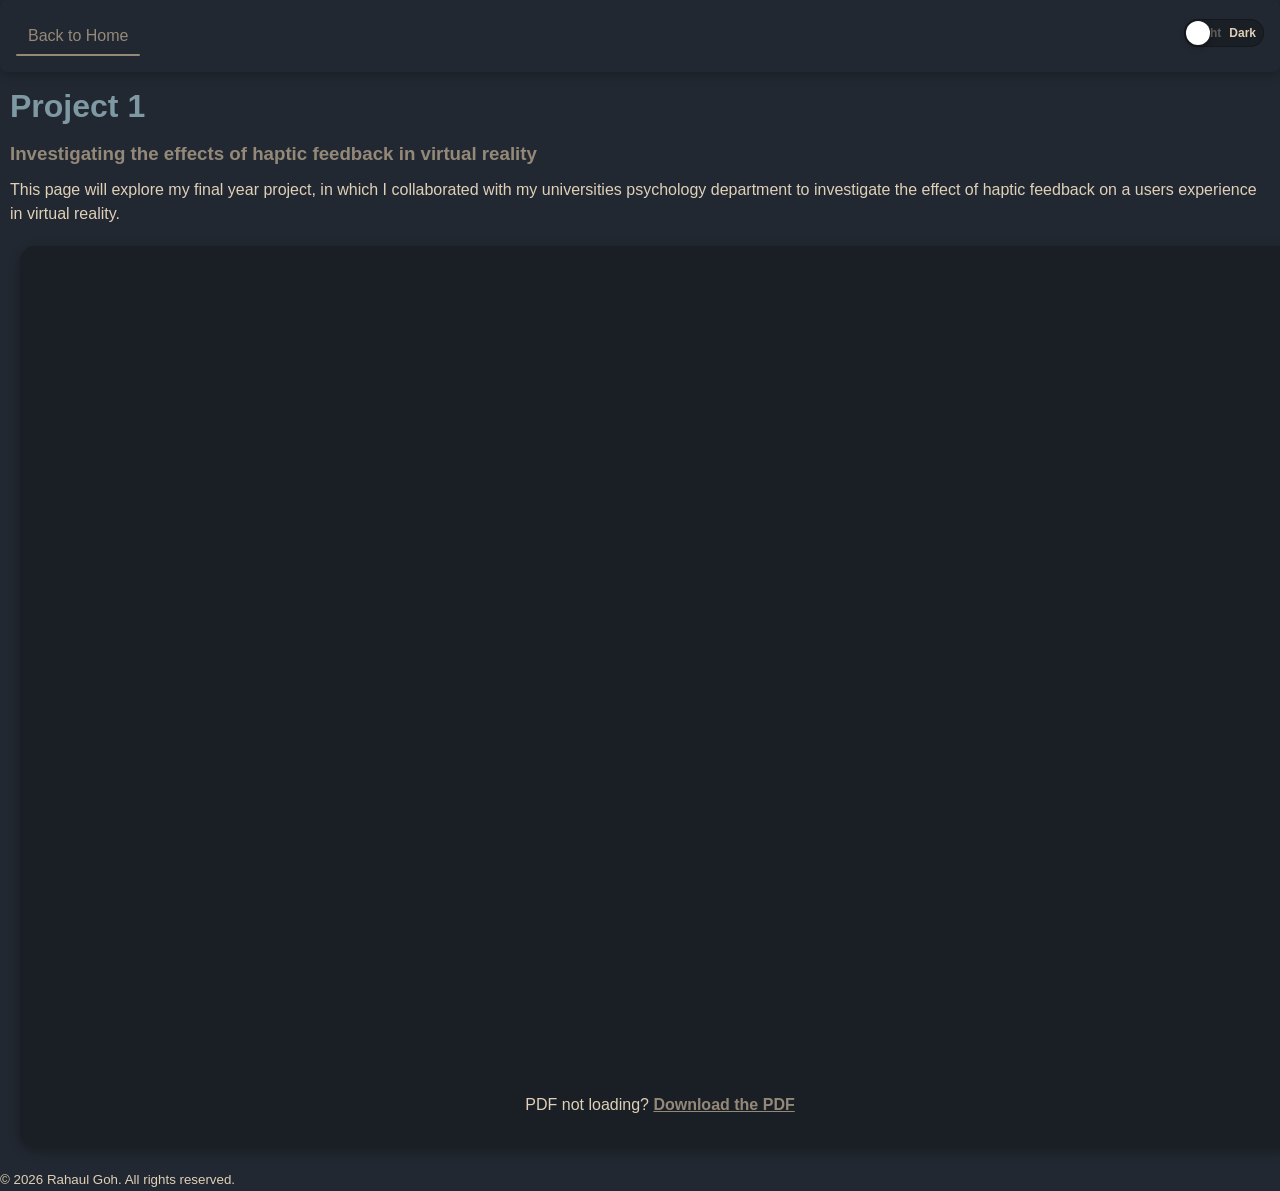
<file: projects/hapticvr.html>
<!DOCTYPE html>
<html lang="en">
  <head>
    <meta charset="UTF-8" />
    <meta name="viewport" content="width=device-width, initial-scale=1.0" />
    <title>Haptic VR Glove</title>
    <link rel="stylesheet" href="../styles.css" />
    <link rel="stylesheet" href="./hapticvr.css" />
  </head>
  <body>
    <header>
      <nav aria-label="Primary">
        <ul>
          <li><a href="../index.html">Back to Home</a></li>
          <li id="theme-switch">
            <button
              id="theme-toggle"
              class="switch"
              role="switch"
              aria-checked="false"
              aria-label="Toggle theme"
            >
              <span class="track" aria-hidden="true">
                <span class="icon sun">Light</span>
                <span class="icon moon">Dark</span>
                <span class="thumb"></span>
              </span>
              <span class="visually-hidden">Toggle theme</span>
            </button>
          </li>
        </ul>
        <span id="nav-indicator" aria-hidden="true"></span>
      </nav>
    </header>
    <main>
      <h1 class="project-title">Project 1</h1>
      <h3>Investigating the effects of haptic feedback in virtual reality</h3>
      <p>
        This page will explore my final year project, in which I collaborated
        with my universities psychology department to investigate the effect of
        haptic feedback on a users experience in virtual reality.
      </p>
      <div class="pdf-container">
        <!-- Google Docs PDF Viewer for better mobile compatibility -->
        <iframe
          src="https://docs.google.com/viewer?url=https://rahaulgoh.github.io/assets/Final_Year_Project.pdf&embedded=true"
          width="100%"
          height="800px"
          title="Final Year Project PDF"
          frameborder="0"
        ></iframe>
        <!-- Fallback download link -->
        <div class="pdf-fallback">
          <p>PDF not loading? <a href="../assets/Final_Year_Project.pdf" download>Download the PDF</a></p>
        </div>
      </div>
    </main>
    <script src="../scripts.js"></script>
  </body>
  <footer>
    <small
      >&copy; <span id="year"></span> Rahaul Goh. All rights reserved.</small
    >
    <script>
      document.getElementById("year").textContent = new Date().getFullYear();
    </script>
  </footer>
</html>
</file>
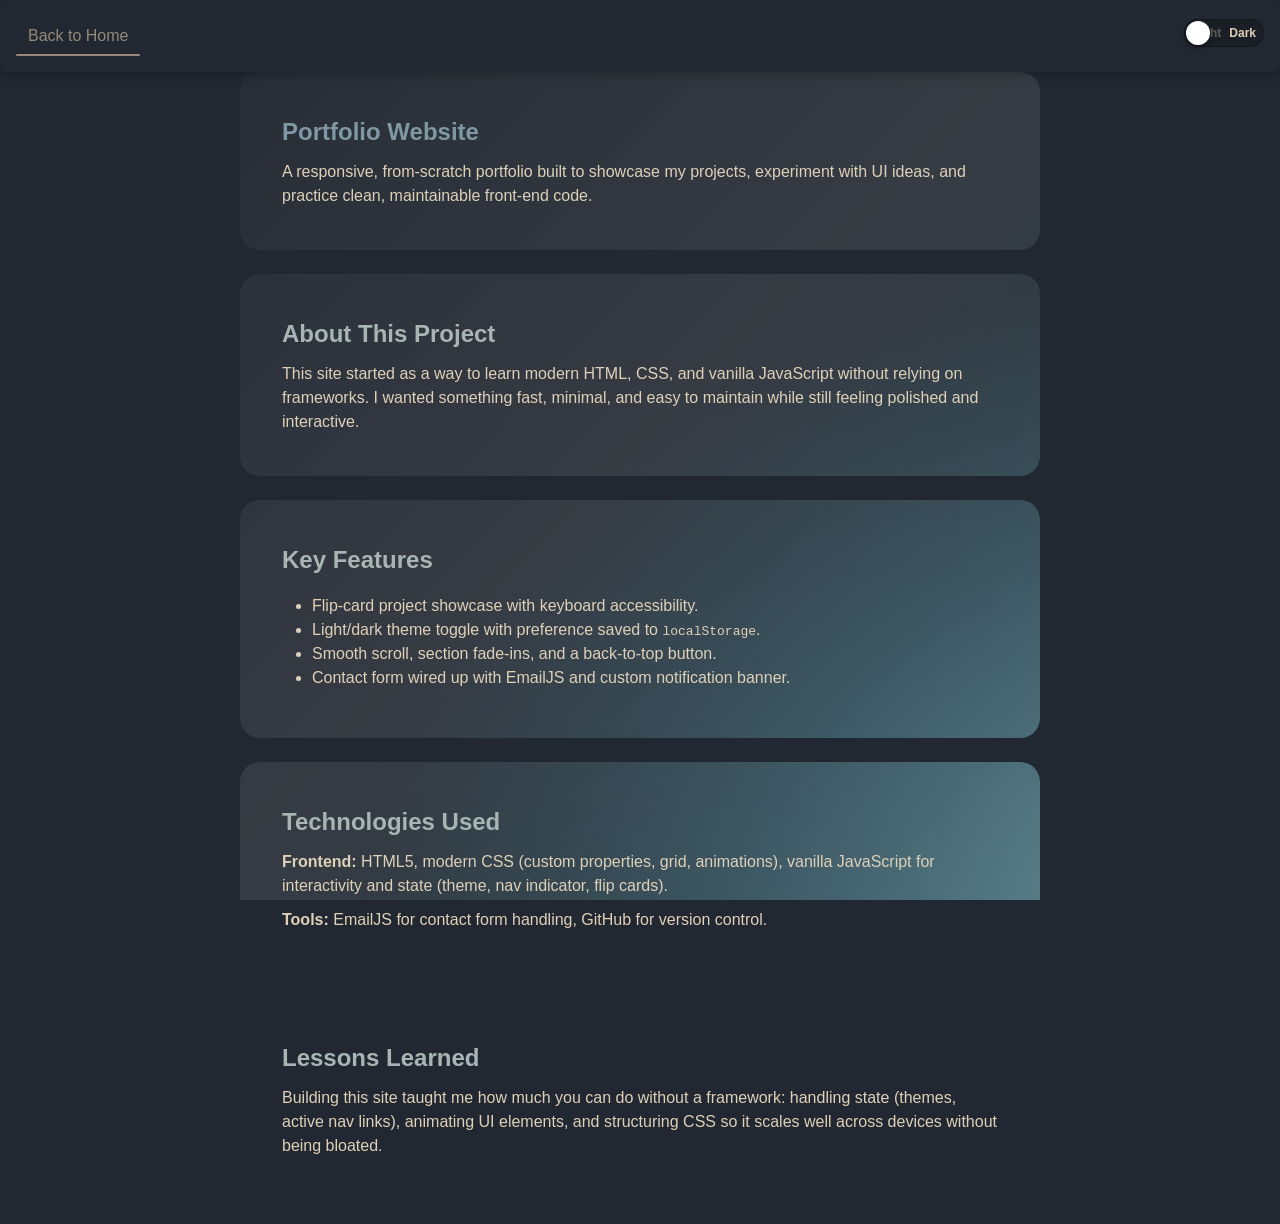
<file: projects/portfolio-website.html>
<!DOCTYPE html>
<html lang="en">
  <head>
    <meta charset="UTF-8" />
    <meta name="viewport" content="width=device-width, initial-scale=1.0" />
    <title>Portfolio Website</title>
    <link rel="stylesheet" href="../styles.css" />
    <link rel="stylesheet" href="./portfolio-website.css" />
  </head>
  <body>
    <header>
      <nav aria-label="Primary">
        <ul>
          <li><a href="../index.html">Back to Home</a></li>
          <li id="theme-switch">
            <button
              id="theme-toggle"
              class="switch"
              role="switch"
              aria-checked="false"
              aria-label="Toggle theme"
            >
              <span class="track" aria-hidden="true">
                <span class="icon sun">Light</span>
                <span class="icon moon">Dark</span>
                <span class="thumb"></span>
              </span>
              <span class="visually-hidden">Toggle theme</span>
            </button>
          </li>
        </ul>
        <span id="nav-indicator" aria-hidden="true"></span>
      </nav>
    </header>
    <main>
      <section class="project-intro">
        <h1>Portfolio Website</h1>
        <p>
          A responsive, from-scratch portfolio built to showcase my projects,
          experiment with UI ideas, and practice clean, maintainable front-end
          code.
        </p>
      </section>

      <section class="project-details">
        <h2>About This Project</h2>
        <p>
          This site started as a way to learn modern HTML, CSS, and vanilla
          JavaScript without relying on frameworks. I wanted something fast,
          minimal, and easy to maintain while still feeling polished and
          interactive.
        </p>
      </section>

      <section class="project-features">
        <h2>Key Features</h2>
        <ul>
          <li>Flip-card project showcase with keyboard accessibility.</li>
          <li>
            Light/dark theme toggle with preference saved to
            <code>localStorage</code>.
          </li>
          <li>Smooth scroll, section fade-ins, and a back-to-top button.</li>
          <li>
            Contact form wired up with EmailJS and custom notification banner.
          </li>
        </ul>
      </section>

      <section class="project-tech">
        <h2>Technologies Used</h2>
        <p>
          <strong>Frontend:</strong> HTML5, modern CSS (custom properties, grid,
          animations), vanilla JavaScript for interactivity and state (theme,
          nav indicator, flip cards).
        </p>
        <p>
          <strong>Tools:</strong> EmailJS for contact form handling, GitHub for
          version control.
        </p>
      </section>

      <section class="project-learnings">
        <h2>Lessons Learned</h2>
        <p>
          Building this site taught me how much you can do without a framework:
          handling state (themes, active nav links), animating UI elements, and
          structuring CSS so it scales well across devices without being
          bloated.
        </p>
      </section>
    </main>

    <script src="../scripts.js"></script>
  </body>
</html>
</file>
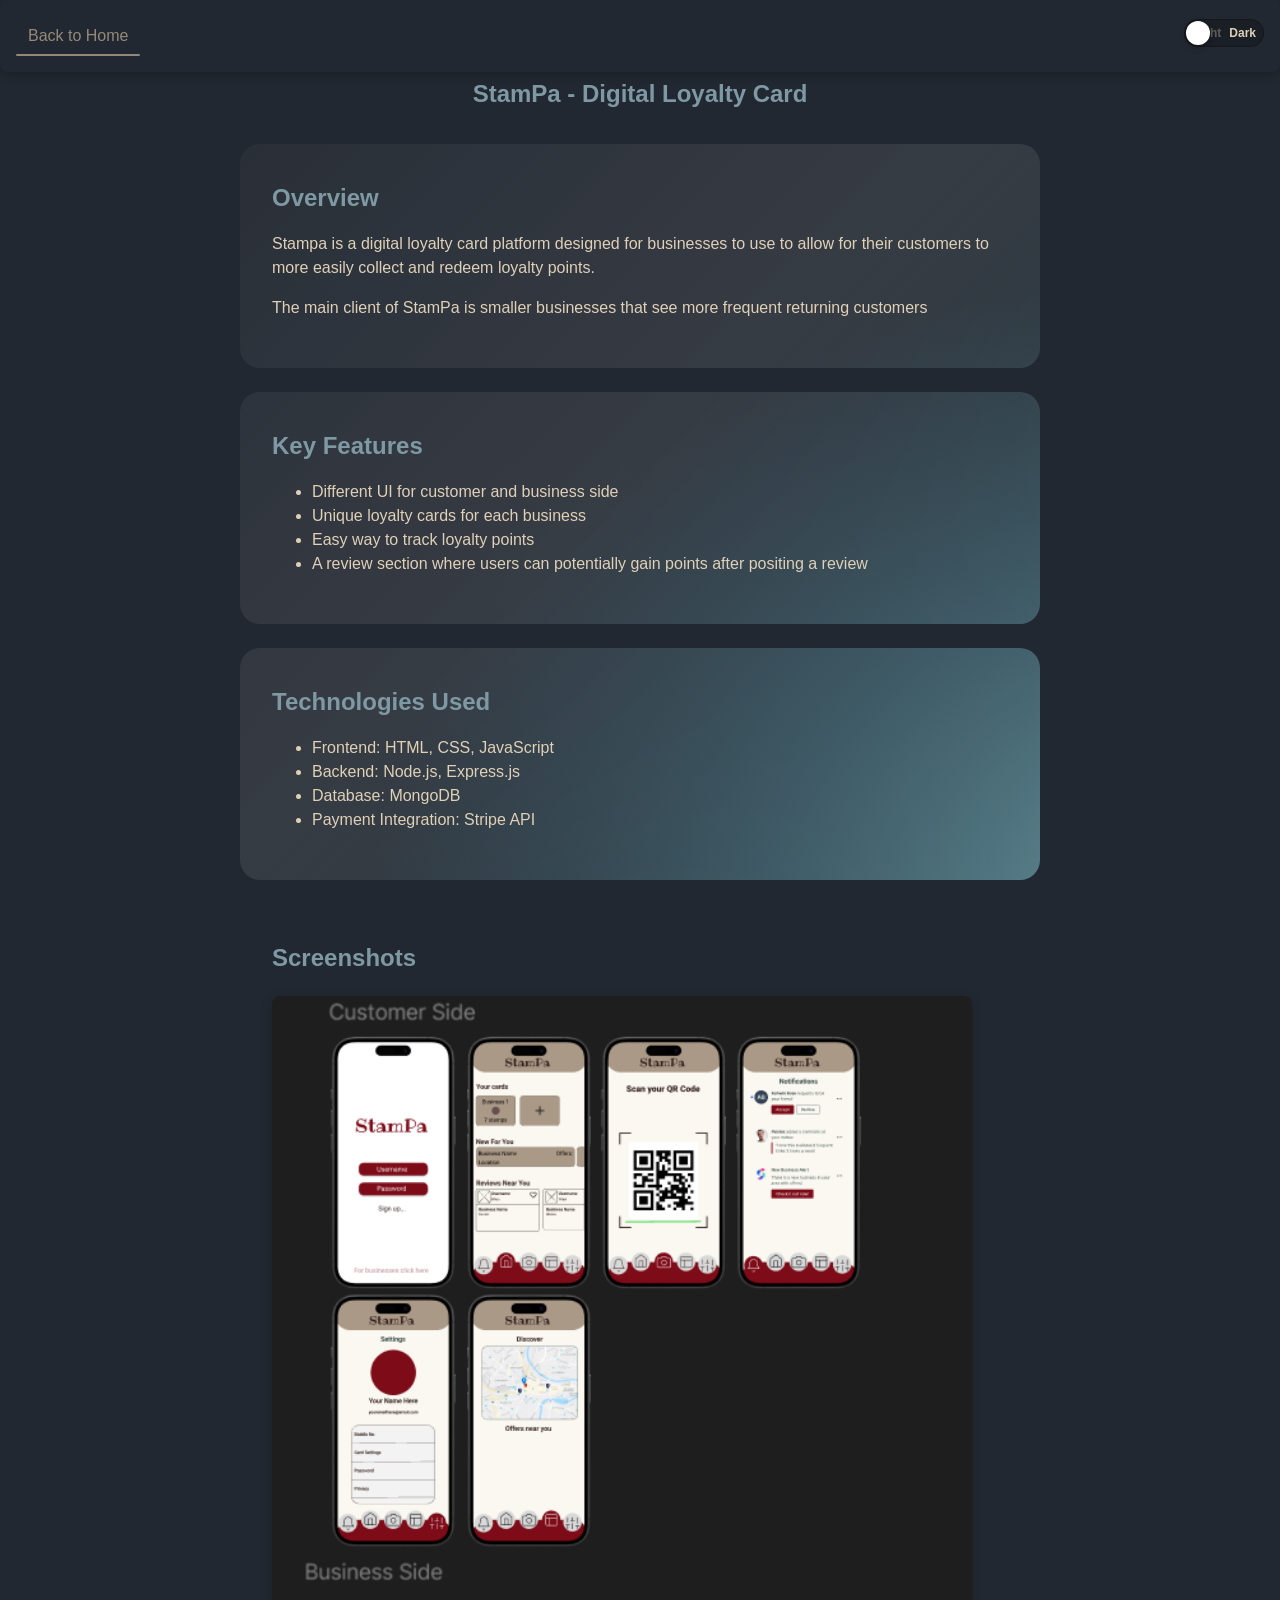
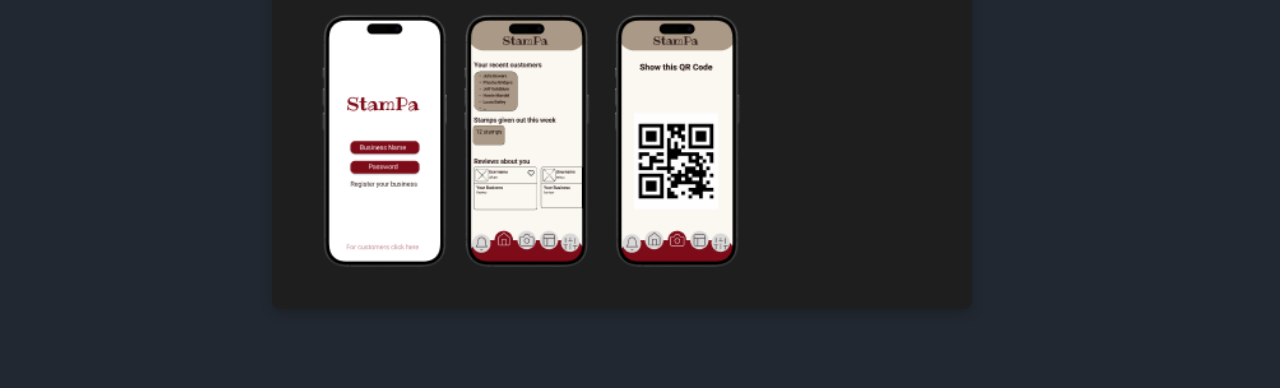
<file: projects/stampa.html>
<!DOCTYPE html>
<html lang="en">
  <head>
    <meta charset="UTF-8" />
    <meta name="viewport" content="width=device-width, initial-scale=1.0" />
    <title>StamPa Project</title>
    <link rel="stylesheet" href="../styles.css" />
    <link rel="stylesheet" href="./stampa.css" />
  </head>
  <body>
    <header>
      <nav aria-label="Primary">
        <ul>
          <li><a href="../index.html">Back to Home</a></li>
          <li id="theme-switch">
            <button
              id="theme-toggle"
              class="switch"
              role="switch"
              aria-checked="false"
              aria-label="Toggle theme"
            >
              <span class="track" aria-hidden="true">
                <span class="icon sun">Light</span>
                <span class="icon moon">Dark</span>
                <span class="thumb"></span>
              </span>
              <span class="visually-hidden">Toggle theme</span>
            </button>
          </li>
        </ul>
        <span id="nav-indicator" aria-hidden="true"></span>
      </nav>
    </header>
    <main>
      <article class="project-detail">
        <h1>StamPa - Digital Loyalty Card</h1>
        <section class="project-overview">
          <h2>Overview</h2>
          <p>
            Stampa is a digital loyalty card platform designed for businesses to use to
            allow for their customers to more easily collect and redeem loyalty points.
          </p>
          <p>
            The main client of StamPa is smaller businesses that see more frequent returning customers
          </p>
        </section>
        <section class="project-features">
          <h2>Key Features</h2>
          <ul>
            <li>Different UI for customer and business side</li>
            <li>Unique loyalty cards for each business</li>
            <li>Easy way to track loyalty points</li>
            <li>A review section where users can potentially gain points after positing a review</li>
          </ul>
        </section>
        <section class="project-technologies">
          <h2>Technologies Used</h2>
          <ul>
            <li>Frontend: HTML, CSS, JavaScript</li>
            <li>Backend: Node.js, Express.js</li>
            <li>Database: MongoDB</li>
            <li>Payment Integration: Stripe API</li>
          </ul>
        </section>
        <section class="project-images">
          <h2>Screenshots</h2>
          <img src="../assets/stampa-design-page.png" alt="Design Page" />
        </section>
      </article>
    </main>
    <script src="../scripts.js"></script>
  </body>
</html>
</file>
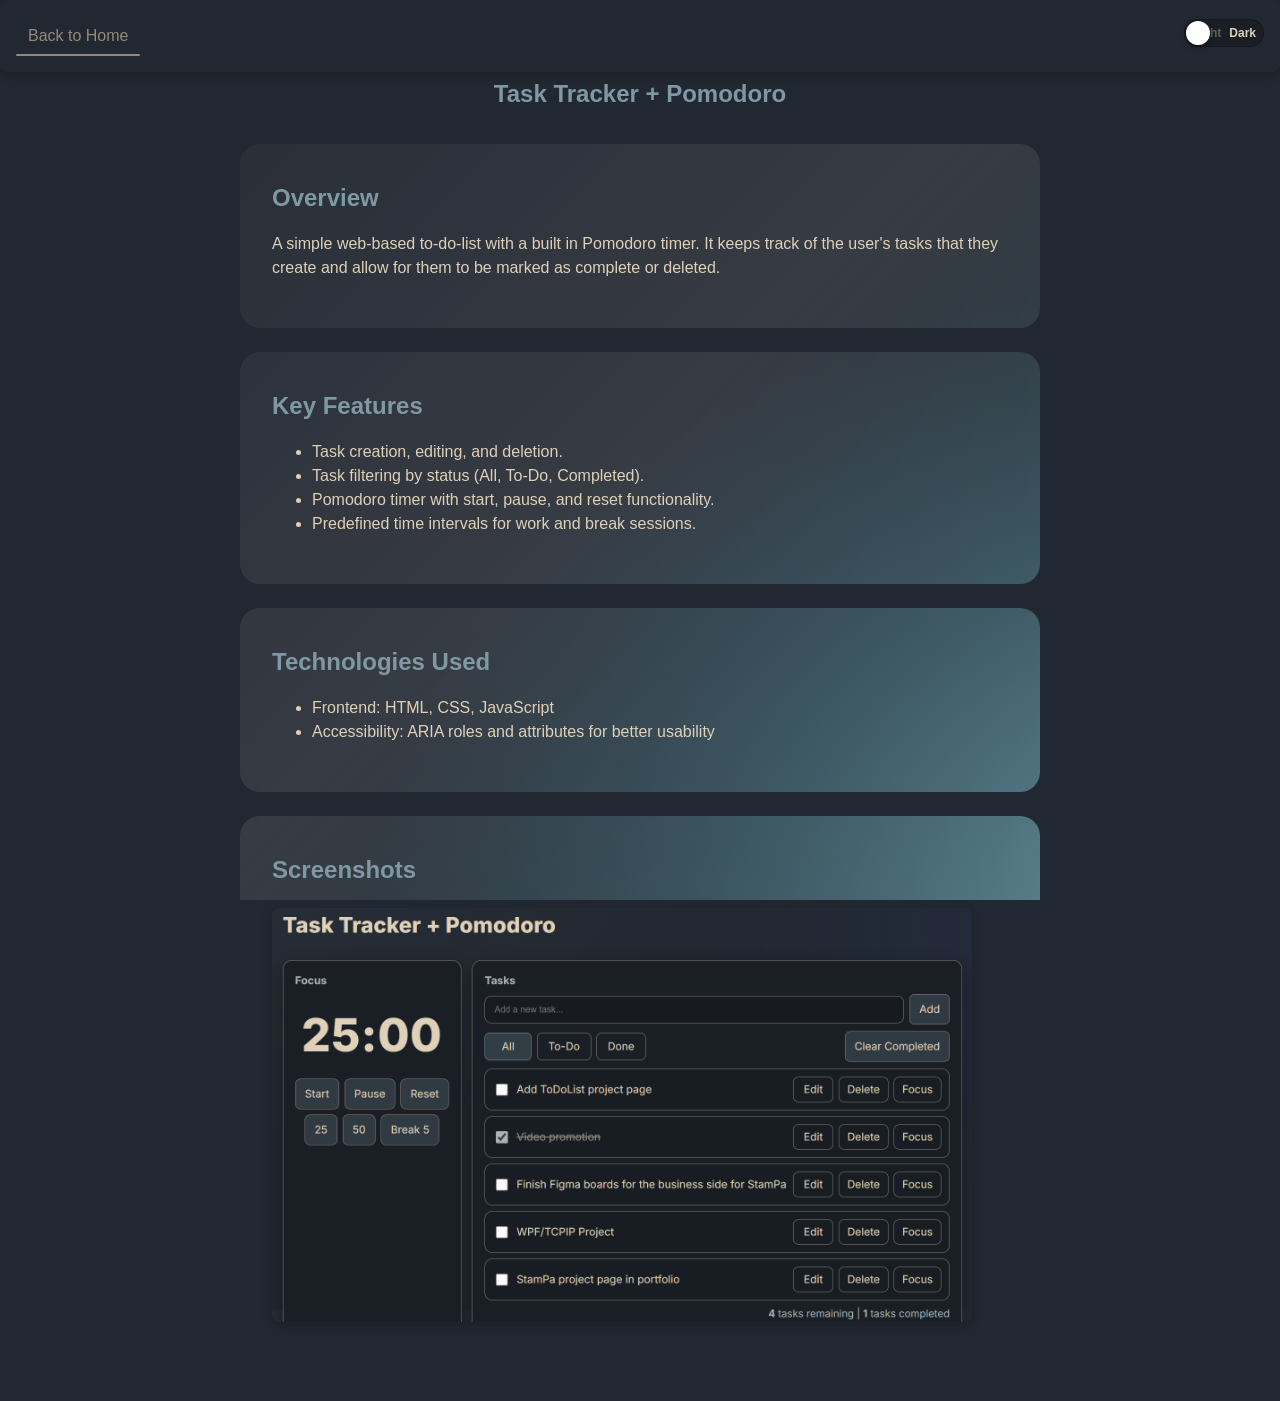
<file: projects/todolist.html>
<!DOCTYPE html>
<html lang="en">
  <head>
    <meta charset="UTF-8" />
    <meta name="viewport" content="width=device-width, initial-scale=1.0" />
    <title>To-Do List Project</title>
    <link rel="stylesheet" href="../styles.css" />
    <link rel="stylesheet" href="./todolist.css" />
  </head>
  <body>
    <header>
      <nav aria-label="Primary">
        <ul>
          <li><a href="../index.html">Back to Home</a></li>
          <li id="theme-switch">
            <button
              id="theme-toggle"
              class="switch"
              role="switch"
              aria-checked="false"
              aria-label="Toggle theme"
            >
              <span class="track" aria-hidden="true">
                <span class="icon sun">Light</span>
                <span class="icon moon">Dark</span>
                <span class="thumb"></span>
              </span>
              <span class="visually-hidden">Toggle theme</span>
            </button>
          </li>
        </ul>
        <span id="nav-indicator" aria-hidden="true"></span>
      </nav>
    </header>
    <main>
      <article class="project-detail">
        <h1>Task Tracker + Pomodoro</h1>
        <section class="project-overview">
          <h2>Overview</h2>
          <p>
          A simple web-based to-do-list with a built in Pomodoro timer. It keeps track of
          the user's tasks that they create and allow for them to be marked as complete or deleted.
          </p>
        </section>
        <section class="project-features">
          <h2>Key Features</h2>
          <ul>
            <li>Task creation, editing, and deletion.</li>
            <li>Task filtering by status (All, To-Do, Completed).</li>
            <li>Pomodoro timer with start, pause, and reset functionality.</li>
            <li>Predefined time intervals for work and break sessions.</li>
          </ul>
        </section>
        <section class="project-technologies">
          <h2>Technologies Used</h2>
          <ul>
            <li>Frontend: HTML, CSS, JavaScript</li>
            <li>Accessibility: ARIA roles and attributes for better usability</li>
          </ul>
        </section>
        <section class="project-images">
          <h2>Screenshots</h2>
          <img src="../assets/todolist-main.png" alt="Task Tracker + Pomodoro Main Interface" />
        </section>
      </article>
    </main>
    <script src="../scripts.js"></script>
  </body>
</html>
</file>
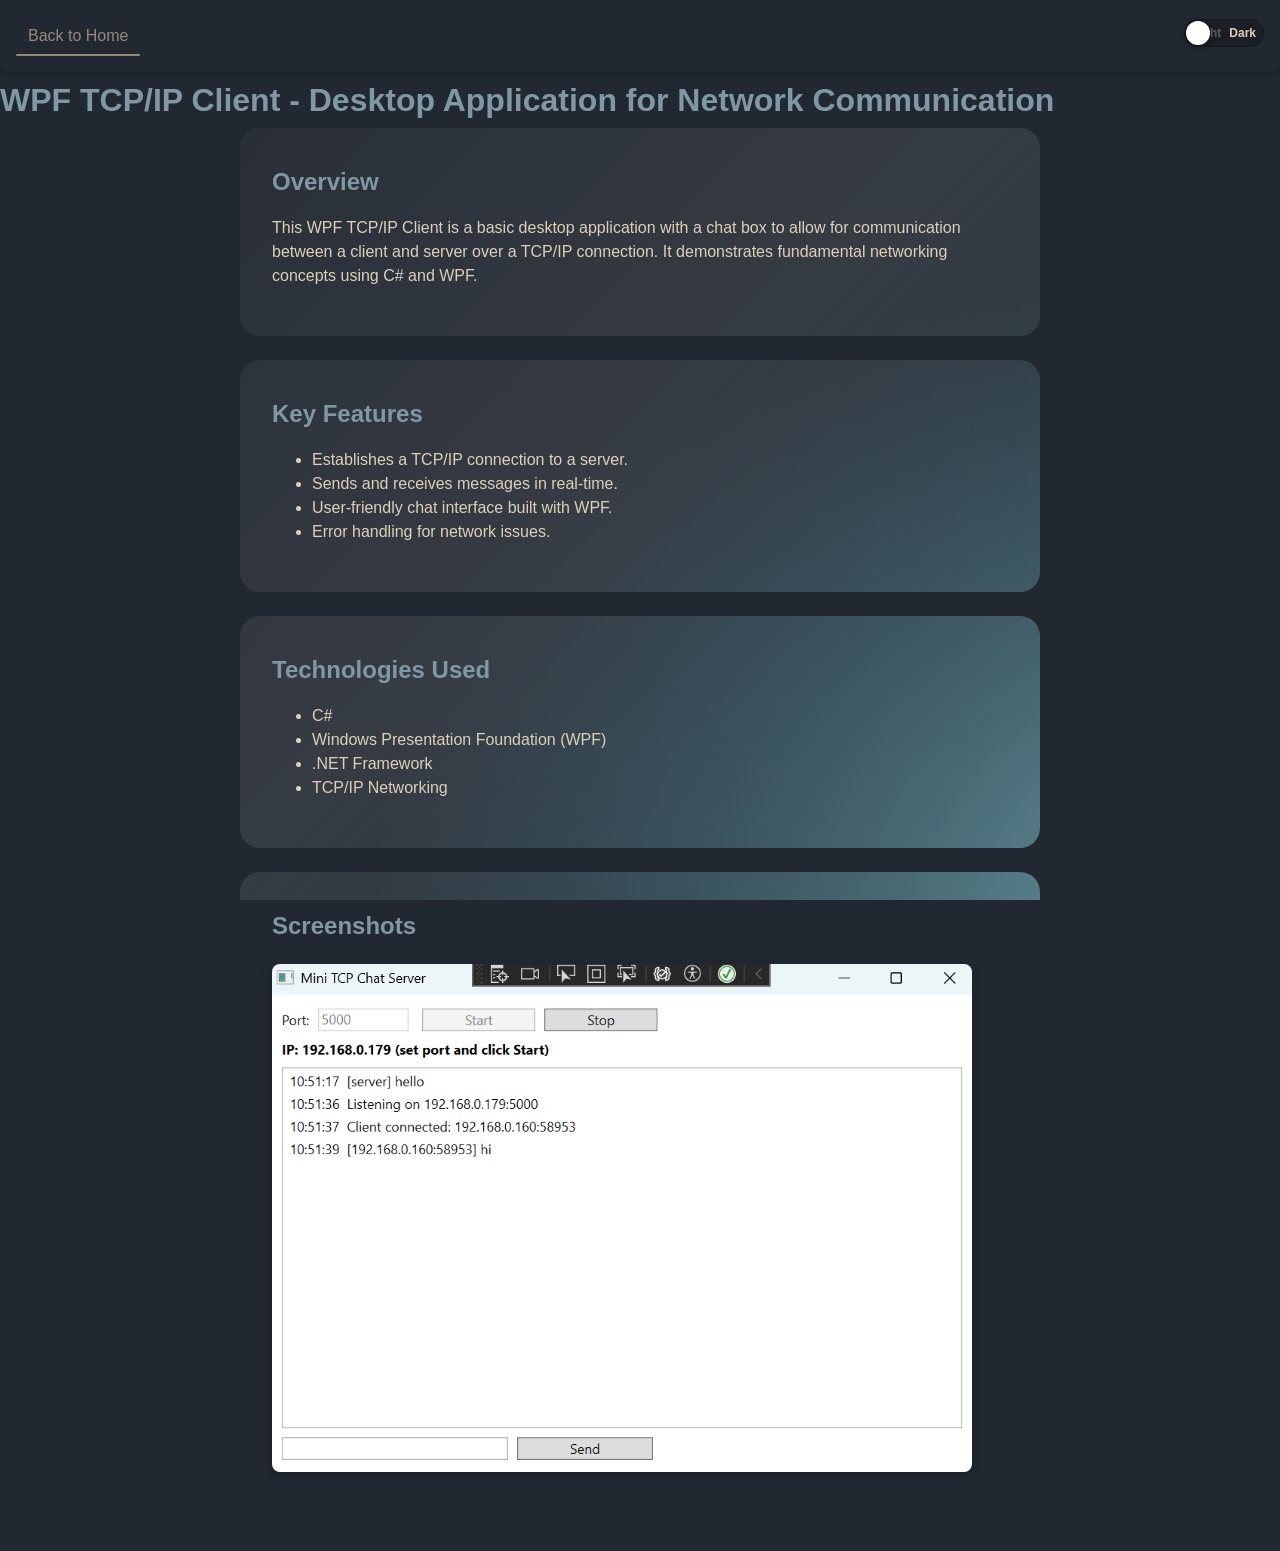
<file: projects/wpf-tcpip-client.html>
<!DOCTYPE html>
<html lang="en">
  <head>
    <meta charset="UTF-8" />
    <meta name="viewport" content="width=device-width, initial-scale=1.0" />
    <title>WPF TCP/IP Client</title>
    <link rel="stylesheet" href="../styles.css" />
    <link rel="stylesheet" href="./wpf-tcpip-client.css" />
  </head>
  <body>
    <header>
      <nav aria-label="Primary">
        <ul>
          <li><a href="../index.html">Back to Home</a></li>
          <li id="theme-switch">
            <button
              id="theme-toggle"
              class="switch"
              role="switch"
              aria-checked="false"
              aria-label="Toggle theme"
            >
              <span class="track" aria-hidden="true">
                <span class="icon sun">Light</span>
                <span class="icon moon">Dark</span>
                <span class="thumb"></span>
              </span>
              <span class="visually-hidden">Toggle theme</span>
            </button>
          </li>
        </ul>
        <span id="nav-indicator" aria-hidden="true"></span>
      </nav>
    </header>
    <main>
      <h1>
        WPF TCP/IP Client - Desktop Application for Network Communication
      </h1>
      <section class="project-overview">
        <h2>Overview</h2>
        <p>
          This WPF TCP/IP Client is a basic desktop application with a chat box to allow for communication between
          a client and server over a TCP/IP connection. It demonstrates fundamental networking concepts using C# and WPF.
        </p>
      </section>
      <section class="project-features">
        <h2>Key Features</h2>
        <ul>
          <li>Establishes a TCP/IP connection to a server.</li>
          <li>Sends and receives messages in real-time.</li>
          <li>User-friendly chat interface built with WPF.</li>
          <li>Error handling for network issues.</li>
        </ul>
      </section>
      <section class="project-technologies">
        <h2>Technologies Used</h2>
        <ul>
          <li>C#</li>
          <li>Windows Presentation Foundation (WPF)</li>
          <li>.NET Framework</li>
          <li>TCP/IP Networking</li>
        </ul>
      </section>
      <section class = "project-images">
        <h2>Screenshots</h2>
        <img src="../assets/wpf-tcpip-client-chat.png" alt="WPF TCP/IP Client Chat Interface" />
      </section>
    </main>
    <script src="../scripts.js"></script>
  </body>
</html>
</file>
<file: styles.css>
/* =========================================
   0) Reset & Quality-of-life
========================================= */
*,
*::before,
*::after {
  box-sizing: border-box;
}
html {
  scroll-behavior: smooth;
}

/* =========================================
   1) Theme Variables
      - Dark is default on :root
      - Light overrides via .light-mode on <html>
========================================= */
:root {
  --bg: #222831;
  --text: #dfd0b8;
  --primary: #948979;
  --secondary: #1a1f26;
  --highlight: #7e99a3;
  --hover-send: #cdb47c;
  --surface: rgba(34, 40, 49, 0.98);
  --project: #a8b5b2; /* Muted sage green */
  --card-border: rgba(168, 181, 178, 0.25);
}

.light-mode {
  --bg: #f9f7f4;
  --text: #1d546c;
  --primary: #497daa;
  --secondary: #ffffff;
  --highlight: #1a3d64;
  --hover-send: #4a6fa5;
  --surface: rgba(240, 237, 238, 0.98);
  --project: #6b7c7d; /* Muted blue-gray */
  --card-border: rgba(107, 124, 125, 0.2);
}

/* Light mode project card glow */
.light-mode .project-item {
  box-shadow: 0 4px 12px rgba(0, 0, 0, 0.1), 0 0 20px rgba(107, 124, 125, 0.08);
}

.light-mode .project-item:hover {
  box-shadow: 0 12px 24px rgba(0, 0, 0, 0.2), 0 0 40px rgba(107, 124, 125, 0.2),
    0 0 80px rgba(107, 124, 125, 0.1);
}

/* =========================================
   2) Base Typography & Elements
========================================= */
body {
  background-color: var(--bg);
  color: var(--text);
  font-family: "Inter", -apple-system, BlinkMacSystemFont, "Segoe UI", Roboto,
    sans-serif;
  margin: 0;
  line-height: 1.5;
}

h1,
h2,
h3 {
  color: var(--highlight);
  margin: 0.25rem 0;
}

a {
  color: var(--primary);
  text-decoration: none;
}
a:hover {
  text-decoration: underline;
}
a:focus-visible {
  outline: 2px dashed var(--highlight);
  outline-offset: 2px;
}

/* =========================================
   3) Layout: Header / Nav
========================================= */
header {
  position: sticky;
  top: 0;
  z-index: 1000;
  display: flex;
  align-items: center;
  justify-content: flex-start;
  padding: 1rem;
  background: var(--bg);
  border-radius: 8px;
  box-shadow: 0 2px 12px rgba(0, 0, 0, 0.25);
}

header nav {
  position: relative; /* for underline indicator */
  display: flex;
  align-items: center;
  width: 100%;
}

nav ul {
  flex: 1;
  display: flex;
  gap: 20px;
  justify-content: flex-start;
  list-style: none;
  margin: 0;
  padding: 0;
  flex-wrap: nowrap;
  width: 100%;
}

nav li {
  display: flex;
  align-items: center;
}

header nav a {
  display: inline-block;
  padding: 0.5rem 0.75rem;
  border-radius: 0.5rem;
  transition: transform 0.3s ease, color 0.3s ease, background-color 0.3s ease;
}
header nav a:hover,
header nav a:focus-visible {
  background: var(--primary);
  color: var(--bg);
  text-decoration: none; /* indicator handles the underline look */
  transform: scale(1.05);
}
header nav a.active {
  color: var(--highlight);
}

/* push theme switch to far right */
#theme-switch {
  margin-left: auto;
}

/* Nav underline indicator (JS positions this) */
#nav-indicator {
  position: absolute;
  left: 0;
  bottom: 0;
  height: 2px;
  width: 0;
  background: var(--primary);
  border-radius: 2px;
  transform: translateX(0);
  transition: transform 0.3s ease, width 0.3s ease, background-color 0.3s ease;
  pointer-events: none;
  z-index: 2;
}

/* =========================================
   4) Sections
========================================= */
section {
  max-width: 800px;
  margin: auto;
  padding: 2rem;
  background: var(--secondary);
  border-radius: 20px;
  transition: background-color 0.3s ease;
  scroll-margin-top: 80px;
  opacity: 0;
  transform: translateY(20px);
  transition: opacity 0.6s ease-out, transform 0.6s ease-out;
}
section + section {
  margin: 1.5rem auto;
}

section.visible {
  opacity: 1;
  transform: none;
}

/* =========================================
   5) Components
========================================= */
/* Contact form */
form {
  display: flex;
  flex-direction: column;
  gap: 0.75rem;
  margin-top: 1rem;
}
input,
textarea {
  font: inherit;
  padding: 0.6rem;
  border: 1px solid var(--primary);
  border-radius: 6px;
  background: var(--secondary); /* fixed: use var() */
  color: var(--text);
}
button[type="submit"] {
  background: var(--primary);
  color: var(--bg);
  border: none;
  border-radius: 6px;
  padding: 0.7rem 1rem;
  font-size: 1rem;
  cursor: pointer;
  transition: background 0.3s ease, transform 0.2s ease;
}
button[type="submit"]:hover {
  background: var(--hover-send);
  transform: scale(1.05);
}
/* Icons inside the submit button */
#sendBtn {
  position: relative;
  display: inline-flex;
  align-items: center;
  justify-content: center;
  gap: 0.5rem;
  min-width: 8.5rem; /* keeps width stable across states */
}

/* Hide icons by default */
#sendBtn .icon {
  width: 18px;
  height: 18px;
  display: none;
}

/* Spinner styles */
#sendBtn .spinner {
  display: none;
}
#sendBtn.is-sending .spinner {
  display: inline-block;
  animation: spin 1s linear infinite;
}
#sendBtn .spinner circle {
  stroke: var(--bg);
  opacity: 0.65;
  stroke-linecap: round;
}

/* Checkmark draw animation */
#sendBtn .check {
  display: none;
  stroke: var(--bg);
  stroke-dasharray: 40;
  stroke-dashoffset: 40;
}
#sendBtn.is-success .check {
  display: inline-block;
  animation: draw 600ms ease forwards;
}

/* Label visibility per state */
#sendBtn.is-sending .btn-label {
  opacity: 0.5;
}
#sendBtn.is-success .btn-label {
  opacity: 0;
}

/* Success color pulse */
#sendBtn.is-success {
  background: #2ecc71; /* success green */
  transition: background 0.25s ease;
}

/* Error shake */
#sendBtn.is-error {
  animation: shake 300ms ease;
}

/* Animations */
@keyframes spin {
  to {
    transform: rotate(360deg);
  }
}
@keyframes draw {
  to {
    stroke-dashoffset: 0;
  }
}
@keyframes shake {
  10%,
  90% {
    transform: translateX(-1px);
  }
  20%,
  80% {
    transform: translateX(2px);
  }
  30%,
  50%,
  70% {
    transform: translateX(-4px);
  }
  40%,
  60% {
    transform: translateX(4px);
  }
}

/* Theme switch for light and dark mode*/
.switch {
  background: none;
  border: 0;
  padding: 0;
  cursor: pointer;
  font: inherit;
}
.switch .track {
  position: relative;
  width: 80px;
  height: 28px;
  border-radius: 28px;
  background: var(--secondary);
  box-shadow: inset 0 0 0 1px rgba(0, 0, 0, 0.25);
  display: inline-block;
  transition: background 0.3s ease, box-shadow 0.3s ease;
}
.switch .icon {
  position: absolute;
  top: 50%;
  transform: translateY(-50%);
  font-size: 12px;
  font-weight: 600;
  line-height: 1;
  pointer-events: none;
  transition: opacity 0.4s cubic-bezier(0.4, 0, 0.2, 1);
  color: var(--text);
}
.switch .icon.sun {
  left: 8px;
}
.switch .icon.moon {
  right: 8px;
}

.switch .thumb {
  position: absolute;
  top: 2px;
  left: 2px;
  width: 24px;
  height: 24px;
  border-radius: 50%;
  background: #fff;
  box-shadow: 0 2px 6px rgba(0, 0, 0, 0.35);
}
/* Theme-dependent visuals for switch */
:root:not(.light-mode) .switch .icon.sun {
  opacity: 0.35;
}
:root:not(.light-mode) .switch .icon.moon {
  opacity: 1;
}
:root.light-mode .switch .track {
  background: #eaecef;
}
:root.light-mode .switch .icon.sun {
  opacity: 1;
}
:root.light-mode .switch .icon.moon {
  opacity: 0.35;
}
:root.light-mode .switch .thumb {
  transform: translateX(52px);
}
/* Screen-reader only */
.visually-hidden {
  position: absolute !important;
  width: 1px;
  height: 1px;
  padding: 0;
  margin: -1px;
  overflow: hidden;
  clip: rect(0 0 0 0);
  white-space: nowrap;
  border: 0;
}
/* Add a blinking cursor*/
#home-title:after {
  content: "|";
  margin-left: 5px;
  color: var(--highlight);
  animation: blink 0.8s steps(1) infinite;
}
@keyframes blink {
  50% {
    opacity: 0;
  }
}
/* Fade the greeting */
#greeting {
  opacity: 0;
  animation: fadeIn 1s ease forwards;
  animation-delay: 2.5s;
}
@keyframes fadeIn {
  to {
    opacity: 1;
  }
}

input:focus,
textarea:focus {
  border-color: #f0c674; /* subtle gold highlight */
  box-shadow: 0 0 6px rgba(240, 198, 116, 0.5);
  outline: none;
  transition: 0.3s ease;
}

/*Back to top button*/
#back-to-top {
  position: fixed;
  right: 20px;
  bottom: 20px;
  z-index: 1100;
  background: var(--primary);
  color: var(--bg);
  border: none;
  border-radius: 999px;
  padding: 0.6rem 0.8rem;
  font-size: 1.2rem;
  line-height: 1;
  cursor: pointer;
  opacity: 0;
  transform: translateY(10px);
  pointer-events: none;
  transition: opacity 0.3s ease, transform 0.2s ease, background-color 0.3s ease;
}

#back-to-top.visible {
  opacity: 1;
  transform: translateY(0);
  pointer-events: auto;
}

#back-to-top:hover {
  transform: translateY(0) scale(1.15);
}

/* CSS Gradient Parallax Background */
section {
  background: linear-gradient(
      135deg,
      rgba(34, 40, 49, 0.95) 0%,
      rgba(57, 62, 70, 0.9) 25%,
      rgba(0, 255, 255, 0.08),
      rgba(126, 153, 163, 0.2) 75%,
      rgba(34, 40, 49, 0.95) 100%
    ),
    radial-gradient(ellipse at bottom right, var(--highlight) 0%, transparent 50%);
  background-size: 200% 200%, 100% 100%, 100% 100%;
  background-attachment: fixed;
  background-position: 0% 0%;
  transition: background-position 0.2s ease-out;
  animation: gradientShift 20s ease infinite;
  background-blend-mode: overlay;
}

/* Light mode gradient override */
.light-mode section {
  background: linear-gradient(
      135deg,
      rgba(249, 247, 244, 0.95) 0%,
      rgba(255, 255, 255, 0.9) 25%,
      rgba(107, 124, 125, 0.08) 50%,
      rgba(73, 125, 170, 0.12) 75%,
      rgba(249, 247, 244, 0.95) 100%
    ),
    radial-gradient(
      ellipse at top left,
      rgba(107, 124, 125, 0.06) 0%,
      transparent 50%
    ),
    radial-gradient(
      ellipse at bottom right,
      rgba(73, 125, 170, 0.08) 0%,
      transparent 50%
    );
  background-size: 200% 200%, 100% 100%, 100% 100%;
  background-attachment: fixed;
  background-position: 0% 0%;
}
@keyframes gradientShift {
  0% {
    background-position: 0% 50%;
  }
  50% {
    background-position: 100% 50%;
  }
  100% {
    background-position: 0% 50%;
  }
}

/* Hover on list elements in about section */
/* About Me list hover effect */
#about ul li {
  padding: 0.2rem 0.2rem;
  border-radius: 8px;
  transition: transform 0.25s ease, box-shadow 0.25s ease,
    background-color 0.25s ease;
  list-style: none; /* cleaner look */
}

/* Slight lift and glow on hover/focus */
#about ul li:hover,
#about ul li:focus-within {
  transform: translateY(-3px);
  box-shadow: 0 4px 14px rgba(0, 0, 0, 0.25);
  background: color-mix(in srgb, var(--highlight) 20%, var(--secondary) 80%);
}

/* Optional: add back a custom bullet if you still want one */
#about ul li::before {
  content: "•";
  color: var(--primary);
  margin-right: 0.5rem;
}

/* Glow for cursor */
#cursor-glow {
  position: fixed;
  width: 70px;
  height: 70px;
  pointer-events: none;
  background: radial-gradient(
    circle,
    rgba(255, 255, 255, 0.08) 0%,
    transparent 70%
  );
  border-radius: 99%;
  transform: translate(-50%, -50%);
  transition: opacity 0.2s;
}

/* Notification styles */
#notification {
  position: fixed;
  bottom: 30px;
  right: 30px;
  background: #2ecc71;
  color: white;
  padding: 1rem 1.5rem;
  border-radius: 10px;
  box-shadow: 0 4px 12px rgba(0, 0, 0, 0.2);
  opacity: 0;
  transform: translateY(20px);
  transition: opacity 0.4s ease, transform 0.4s ease;
  z-index: 9999;
  font-size: 1rem;
  font-family: inherit;
}

#notification.error {
  background: #e74c3c;
}

#notification.show {
  opacity: 1;
  transform: translateY(0);
}
/* Flip card for Projects */
.project-list {
  display: grid;
  grid-template-columns: repeat(auto-fit, minmax(320px, 1fr));
  gap: 0.4rem 0.4rem !important;
}

.project-item {
  background: var(--secondary);
  border: 1px solid var(--card-border);
  border-radius: 12px;
  box-shadow: 0 4px 12px rgba(0, 0, 0, 0.2), 0 0 20px rgba(168, 181, 178, 0.1);
  transition: transform 0.25s ease, box-shadow 0.25s ease,
    border-color 0.25s ease;
}
.project-item h3 {
  color: var(--project);
}
.project-item:hover {
  transform: translateY(-6px) scale(1.05);
  box-shadow: 0 12px 24px rgba(0, 0, 0, 0.4), 0 0 40px rgba(168, 181, 178, 0.3),
    0 0 80px rgba(168, 181, 178, 0.1);
  border-color: var(--project);
}

/* 3D container */
.project-card {
  perspective: 1200px;
  padding: 0.2rem;
}

/* Enable 3D tilt on hover */
.project-card:hover .card-inner {
  transition: transform 0.1s ease-out;
  transform-style: preserve-3d;
}

/* Clickable inner panel */
.project-card .card-inner {
  position: relative;
  width: 100%;
  min-height: 140px; /* match your old height; tweak if needed */
  background: transparent;
  border: 0;
  padding: 1rem;
  cursor: pointer;
  outline-offset: 4px;
  display: block;

  /* Custom properties for tilt effect */
  --tilt-x: 0deg;
  --tilt-y: 0deg;

  transform-style: preserve-3d;
  transition: transform 1000ms cubic-bezier(0.23, 1, 0.32, 1),
    box-shadow 0.3s ease;
  border-radius: 12px;
  
  /* Combine flip and tilt transforms */
  transform: rotateX(var(--tilt-x)) rotateY(var(--tilt-y));
}

/* Accessible focus ring on the whole card */
.project-card .card-inner:focus-visible {
  box-shadow: 0 0 0 3px color-mix(in srgb, var(--highlight) 55%, transparent);
}

/* Flipped state */
.project-card .card-inner.is-flipped {
  transform: rotateX(var(--tilt-x)) rotateY(calc(180deg + var(--tilt-y)));
}

/* Hover glow that fades in */
.project-card:hover .card-face {
  box-shadow: 0 4px 12px rgba(0, 0, 0, 0.2), 0 0 30px rgba(168, 181, 178, 0.2),
    0 0 60px rgba(168, 181, 178, 0.1);
  transition: box-shadow 0.4s ease-out;
}

/* Light mode hover glow */
.light-mode .project-card:hover .card-face {
  box-shadow: 0 4px 12px rgba(0, 0, 0, 0.15), 0 0 30px rgba(107, 124, 125, 0.15),
    0 0 60px rgba(107, 124, 125, 0.08);
  transition: box-shadow 0.4s ease-out;
}

/* Golden underglow when flipped - starts from hover state */
.project-card .card-inner.is-flipped .card-face {
  box-shadow: 0 4px 12px rgba(0, 0, 0, 0.2), 0 0 30px rgba(168, 181, 178, 0.4),
    0 0 60px rgba(168, 181, 178, 0.2);
  animation: breathingGlow 3s ease-in-out infinite;
  transition: box-shadow 0.4s ease-out;
}

/* Light mode flipped glow */
.light-mode .project-card .card-inner.is-flipped .card-face {
  box-shadow: 0 4px 12px rgba(0, 0, 0, 0.15), 0 0 30px rgba(107, 124, 125, 0.3),
    0 0 60px rgba(107, 124, 125, 0.15);
  animation: breathingGlowLight 3s ease-in-out infinite;
  transition: box-shadow 0.4s ease-out;
}

/* Breathing glow animation for dark mode */
@keyframes breathingGlow {
  0%,
  100% {
    box-shadow: 0 4px 12px rgba(0, 0, 0, 0.2), 0 0 30px rgba(168, 181, 178, 0.4),
      0 0 60px rgba(168, 181, 178, 0.2);
  }
  50% {
    box-shadow: 0 4px 12px rgba(0, 0, 0, 0.2), 0 0 40px rgba(168, 181, 178, 0.6),
      0 0 80px rgba(168, 181, 178, 0.3);
  }
}

/* Breathing glow animation for light mode */
@keyframes breathingGlowLight {
  0%,
  100% {
    box-shadow: 0 4px 12px rgba(0, 0, 0, 0.15),
      0 0 30px rgba(107, 124, 125, 0.3), 0 0 60px rgba(107, 124, 125, 0.15);
  }
  50% {
    box-shadow: 0 4px 12px rgba(0, 0, 0, 0.15),
      0 0 40px rgba(107, 124, 125, 0.5), 0 0 80px rgba(107, 124, 125, 0.25);
  }
}

/* Faces (front & back) */
.project-card .card-face {
  position: absolute;
  inset: 0;
  padding: 1.25rem 1.5rem;
  background: var(--secondary);
  border: 1px solid var(--card-border);
  border-radius: 12px;
  backface-visibility: hidden;

  /* centered, tidy text layout with scroll */
  display: flex;
  flex-direction: column;
  align-items: center;
  justify-content: flex-start;
  gap: 0.35rem;
  
  /* Enable scrolling for overflow content */
  overflow-y: auto;
  overflow-x: hidden;

  /* Enhanced shadow for better depth */
  box-shadow: 0 4px 12px rgba(0, 0, 0, 0.2);
  transition: box-shadow 0.25s ease, border-color 0.25s ease;
  
  /* Custom scrollbar styling */
  scrollbar-width: thin;
  scrollbar-color: var(--primary) transparent;
}

.project-card .card-front {
  justify-content: center;    /* vertical centering */
}


/* Custom scrollbar for webkit browsers */
.project-card .card-face::-webkit-scrollbar {
  width: 4px;
}

.project-card .card-face::-webkit-scrollbar-track {
  background: transparent;
}

.project-card .card-face::-webkit-scrollbar-thumb {
  background-color: var(--primary);
  border-radius: 2px;
  opacity: 0.3;
}

.project-card .card-face::-webkit-scrollbar-thumb:hover {
  background-color: var(--highlight);
  opacity: 0.6;
}

/* Front typography */
.project-card .card-front h3 {
  color: var(--project);
  transition: color 0.25s ease;
  font-size: 1.1rem;
  font-weight: 700;
  margin: 0 0 0.25rem 0;
  text-align: center;
  flex-shrink: 0; /* Prevent title from shrinking */
}

/* Subtext (tech stack) — lighter than title */
.project-card .card-front .muted,
.project-card .card-back .muted {
  font-size: 0.95rem;
  font-weight: 400;
  color: color-mix(in srgb, var(--text) 70%, transparent);
  letter-spacing: 0.2px;
  margin: 0;
  text-align: center;
  flex-shrink: 0; /* Prevent from shrinking */
}

/* Back face content */
.project-card .card-back p {
  text-align: center;
  margin: 0.5rem 0;
  flex: 1; /* Allow description to grow and trigger scroll if needed */
  overflow-wrap: break-word;
  word-wrap: break-word;
}

/* Back face */
.project-card .card-back {
  transform: rotateY(180deg);
  background: var(--secondary);
  border: none;
}

/* Link button on back */
.project-card .btn-link {
  display: inline-block;
  margin-top: 0.6rem;
  padding: 0.45rem 0.75rem;
  border-radius: 8px;
  background: var(--primary);
  color: var(--bg);
  text-decoration: none;
  font-weight: 600;
  transition: transform 0.2s ease, background 0.25s ease;
  flex-shrink: 0; /* Prevent button from shrinking */
  margin-top: auto; /* Push button to bottom when scrolling is active */
}
.project-card .btn-link:hover {
  transform: translateY(-1px);
  background: var(--hover-send);
}

/* Enhanced hover effects */
@media (hover: hover) and (pointer: fine) {
  .project-card:hover .card-face {
    box-shadow: 0 12px 24px rgba(0, 0, 0, 0.4);
    border-color: var(--project);
  }
}
.project-card .card-inner:focus-visible .card-face {
  box-shadow: 0 0 0 3px color-mix(in srgb, var(--highlight) 55%, transparent);
  border-color: var(--project);
}

.theme-animating *,
.theme-animating *::before,
.theme-animating *::after {
  transition: color 0.35s ease, background-color 0.35s ease,
    border-color 0.35s ease, box-shadow 0.35s ease, fill 0.35s ease,
    stroke 0.35s ease;
}

/* Thumb keeps its own longer transition */
.theme-animating .switch .thumb {
  transition: transform 0.3s ease-in-out;
}

/* =========================================
   6) Media Queries
========================================= */

/* Large tablets and small desktops */
@media (max-width: 1024px) {
  section {
    padding: 1.5rem;
    max-width: 700px;
  }
}

/* Tablets */
@media (max-width: 768px) {
  body {
    font-size: 15px;
  }
  
  section {
    padding: 1.25rem;
    margin: 1rem auto;
  }
  
  h1 { font-size: 1.8rem; }
  h2 { font-size: 1.4rem; }
  h3 { font-size: 1.1rem; }
  
  /* Project cards responsive */
  .project-card .card-inner {
    min-height: 120px;
    padding: 0.875rem;
  }
  
  .project-card .card-face {
    padding: 1rem 1.25rem;
  }
  
  .project-card .card-front h3 {
    font-size: 1rem;
    line-height: 1.3;
  }
  
  .project-card .card-front .muted,
  .project-card .card-back .muted {
    font-size: 0.85rem;
  }
  
  .project-card .card-back p {
    font-size: 0.9rem;
    line-height: 1.4;
  }
}

/* Mobile phones */
@media (max-width: 480px) {
  body {
    font-size: 14px;
  }
  
  section {
    padding: 1rem;
    margin: 0.75rem auto;
  }
  
  h1 { 
    font-size: 1.6rem;
    line-height: 1.2;
  }
  h2 { font-size: 1.2rem; }
  h3 { font-size: 1rem; }
  
  /* Project cards for mobile */
  .project-card {
    padding: 0.1rem;
  }
  
  .project-card .card-inner {
    min-height: 100px;
    padding: 0.75rem;
  }
  
  .project-card .card-face {
    padding: 0.75rem 1rem;
  }
  
  .project-card .card-front h3 {
    font-size: 0.9rem;
    line-height: 1.3;
    margin: 0 0 0.5rem 0;
  }
  
  .project-card .card-front .muted,
  .project-card .card-back .muted {
    font-size: 0.8rem;
    line-height: 1.3;
  }
  
  .project-card .card-back p {
    font-size: 0.85rem;
    line-height: 1.4;
    margin: 0.5rem 0;
  }
  
  .project-card .btn-link {
    margin-top: 0.5rem;
    padding: 0.4rem 0.65rem;
    font-size: 0.85rem;
  }
}

/* Very small phones */
@media (max-width: 360px) {
  body {
    font-size: 13px;
  }
  
  section {
    padding: 0.875rem;
  }
  
  .project-card .card-inner {
    min-height: 90px;
    padding: 0.65rem;
  }
  
  .project-card .card-face {
    padding: 0.65rem 0.875rem;
  }
  
  .project-card .card-front h3 {
    font-size: 0.85rem;
    line-height: 1.25;
  }
  
  .project-card .card-front .muted,
  .project-card .card-back .muted {
    font-size: 0.75rem;
  }
  
  .project-card .card-back p {
    font-size: 0.8rem;
    line-height: 1.35;
  }
}

@media (max-width: 700px) {
  nav ul {
    justify-content: flex-start; /* keep auto-margin behavior */
    overflow-x: auto;
    -webkit-overflow-scrolling: touch;
    scrollbar-width: none;
  }
  nav ul::-webkit-scrollbar {
    display: none;
  }

  header nav a {
    font-size: 0.9rem;
    padding: 0.5rem 0.6rem;
    white-space: nowrap;
  }
}

/* Reduced motion */
@media (prefers-reduced-motion: reduce) {
  *,
  *::before,
  *::after {
    transition: none !important;
    animation: none !important;
  }
}
</file>
<file: projects/hapticvr.css>
/* Override the fade-in animation for project detail pages */
section {
  opacity: 1 !important;
  transform: none !important;
}

h1, h3, p {
    margin: 10px;
}

h3 {
    color: var(--primary);
}

.pdf-container {
  margin: 20px;
  padding: 10px;
  background: var(--secondary);
  border-radius: 15px;
  box-shadow: 0 4px 12px rgba(0,0,0,0.3);
  position: relative;
  width: 100%;
  overflow: hidden;
}

.pdf-container iframe {
  border: none;
  border-radius: 10px;
}

.pdf-fallback {
  text-align: center;
  padding: 10px;
  margin-top: 10px;
}

.pdf-fallback a {
  color: var(--primary);
  text-decoration: underline;
  font-weight: 600;
}

/* Mobile responsive */
@media (max-width: 768px) {
  .pdf-container {
    margin: 10px;
    padding: 5px;
  }
  
  .pdf-container iframe {
    height: 600px;
  }
}

@media (max-width: 480px) {
  .pdf-container iframe {
    height: 500px;
  }
}
</file>
<file: projects/portfolio-website.css>
/* Override the fade-in animation for project detail pages */
section {
  opacity: 1 !important;
  transform: none !important;
}

h1, h2, h3, p{
    margin: 10px;
}
h2{
    color:var(--project);
}

section {
    opacity: 1;
}
</file>
<file: projects/stampa.css>
/* Override the fade-in animation for project detail pages */
section {
  opacity: 1 !important;
  transform: none !important;
}

/* Project detail specific styles */
.project-detail {
  max-width: 900px;
  margin: 0 auto;
}

.project-detail h1 {
  text-align: center;
  margin-bottom: 2rem;
}

.project-images img {
  width: 100%;
  max-width: 700px;
  height: auto;
  border-radius: 8px;
  margin: 1rem 0;
  box-shadow: 0 4px 12px rgba(0, 0, 0, 0.2);
}
</file>
<file: projects/todolist.css>
/* Override the fade-in animation for project detail pages */
section {
  opacity: 1 !important;
  transform: none !important;
}

/* Project detail specific styles */
.project-detail {
  max-width: 900px;
  margin: 0 auto;
}

.project-detail h1 {
  text-align: center;
  margin-bottom: 2rem;
}

.project-images img {
  width: 100%;
  max-width: 700px;
  height: auto;
  border-radius: 8px;
  margin: 1rem 0;
  box-shadow: 0 4px 12px rgba(0, 0, 0, 0.2);
}
</file>
<file: projects/wpf-tcpip-client.css>
/* Override the fade-in animation for project detail pages */
section {
  opacity: 1 !important;
  transform: none !important;
}

/* Project detail specific styles */
.project-detail {
  max-width: 900px;
  margin: 0 auto;
}

.project-detail h1 {
  text-align: center;
  margin-bottom: 2rem;
}

.project-images img {
  width: 100%;
  max-width: 700px;
  height: auto;
  border-radius: 8px;
  margin: 1rem 0;
  box-shadow: 0 4px 12px rgba(0, 0, 0, 0.2);
}
</file>
